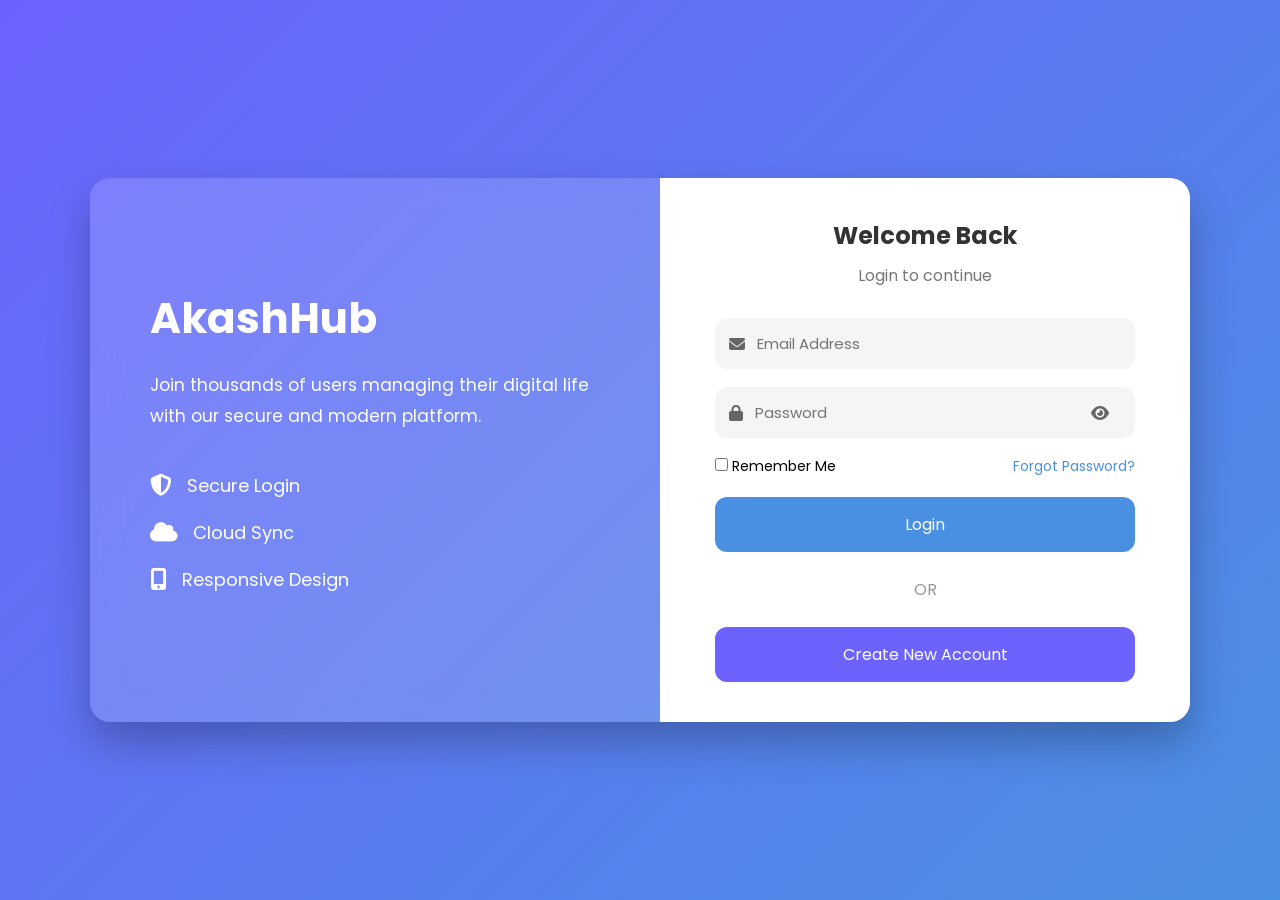
<file: mobile_Signup_Flow/index.html>
<!DOCTYPE html>
<html lang="en">
<head>
<meta charset="UTF-8">
<meta name="viewport" content="width=device-width, initial-scale=1.0">
<title>AkashHub - Welcome</title>

<link rel="stylesheet" href="style.css">

<link rel="preconnect" href="https://fonts.googleapis.com">
<link href="https://fonts.googleapis.com/css2?family=Poppins:wght@300;400;500;600;700&display=swap" rel="stylesheet">

<link rel="stylesheet"
href="https://cdnjs.cloudflare.com/ajax/libs/font-awesome/6.5.2/css/all.min.css">

</head>

<body>

<div class="container">

<div class="left">

<h1>AkashHub</h1>

<p>
Join thousands of users managing their digital life with
our secure and modern platform.
</p>

<div class="features">

<div class="feature">
<i class="fa-solid fa-shield-halved"></i>
<span>Secure Login</span>
</div>

<div class="feature">
<i class="fa-solid fa-cloud"></i>
<span>Cloud Sync</span>
</div>

<div class="feature">
<i class="fa-solid fa-mobile-screen-button"></i>
<span>Responsive Design</span>
</div>

</div>

</div>

<div class="right">

<div class="card">

<h2>Welcome Back</h2>

<p class="subtitle">
Login to continue
</p>

<form id="loginForm">

<div class="input-box">

<i class="fa-solid fa-envelope"></i>

<input
type="email"
id="email"
placeholder="Email Address"
required>

</div>

<div class="input-box">

<i class="fa-solid fa-lock"></i>

<input
type="password"
id="password"
placeholder="Password"
required>

<i class="fa-solid fa-eye togglePassword"></i>

</div>

<div class="row">

<label>

<input type="checkbox">

Remember Me

</label>

<a href="forgot.html">

Forgot Password?

</a>

</div>

<button type="submit">

Login

</button>

</form>

<div class="divider">

OR

</div>

<a href="signup.html" class="signup-btn">

Create New Account

</a>

</div>

</div>

</div>

<script src="script.js"></script>

</body>
</html>
</file>
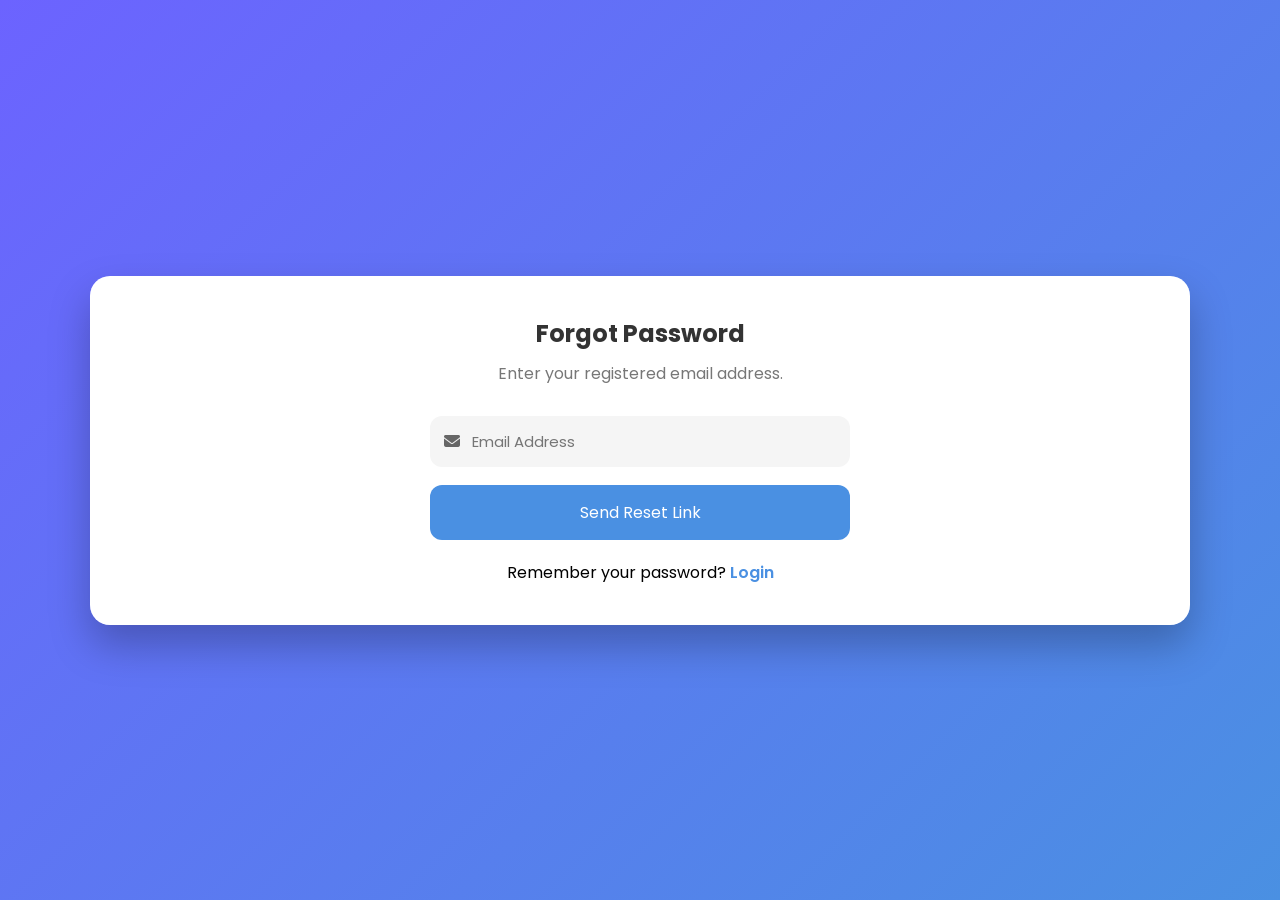
<file: mobile_Signup_Flow/forgot.html>
<!DOCTYPE html>
<html lang="en">
<head>

<meta charset="UTF-8">
<meta name="viewport" content="width=device-width, initial-scale=1.0">

<title>Forgot Password</title>

<link rel="stylesheet" href="style.css">

<link href="https://fonts.googleapis.com/css2?family=Poppins:wght@300;400;500;600&display=swap" rel="stylesheet">

<link rel="stylesheet"
href="https://cdnjs.cloudflare.com/ajax/libs/font-awesome/6.5.2/css/all.min.css">

</head>

<body>

<div class="container">

<div class="right full">

<div class="card">

<h2>Forgot Password</h2>

<p class="subtitle">

Enter your registered email address.

</p>

<form id="forgotForm">

<div class="input-box">

<i class="fa-solid fa-envelope"></i>

<input
type="email"
id="resetEmail"
placeholder="Email Address"
required>

</div>

<button type="submit">

Send Reset Link

</button>

<p class="bottom-text">

Remember your password?

<a href="index.html">

Login

</a>

</p>

</form>

</div>

</div>

</div>

<script src="script.js"></script>

</body>
</html>
</file>
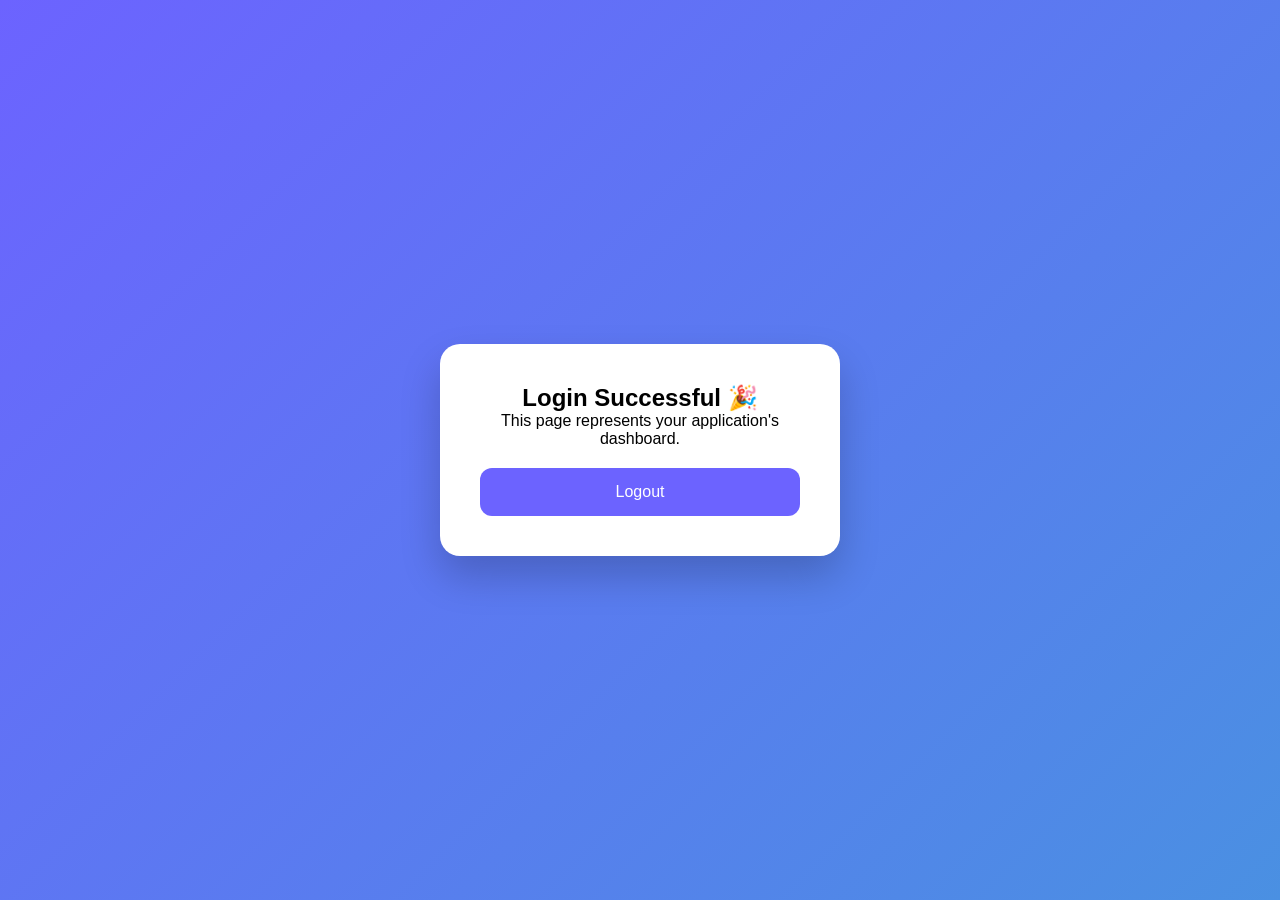
<file: mobile_Signup_Flow/login.html>
<!DOCTYPE html>
<html lang="en">
<head>

<meta charset="UTF-8">

<meta name="viewport"
content="width=device-width, initial-scale=1.0">

<title>Login</title>

<link rel="stylesheet" href="style.css">

<script defer src="script.js"></script>

</head>

<body>

<div class="center-card">

<h2>Login Successful 🎉</h2>

<p>

This page represents your application's dashboard.

</p>

<a href="index.html" class="home-btn">

Logout

</a>

</div>

</body>
</html>
</file>
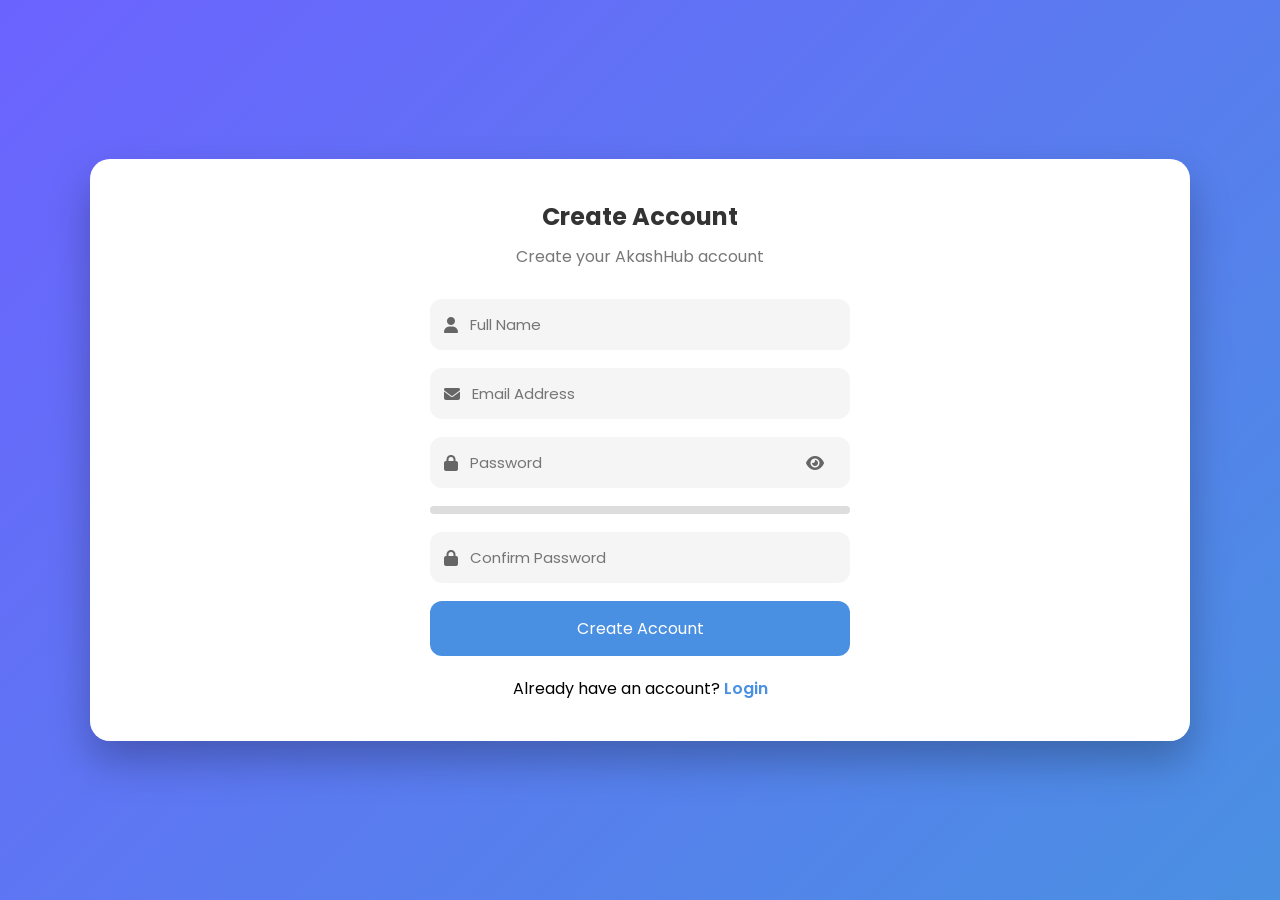
<file: mobile_Signup_Flow/signup.html>
<!DOCTYPE html>
<html lang="en">
<head>
<meta charset="UTF-8">
<meta name="viewport" content="width=device-width, initial-scale=1.0">
<title>Create Account</title>

<link rel="stylesheet" href="style.css">

<link href="https://fonts.googleapis.com/css2?family=Poppins:wght@300;400;500;600&display=swap" rel="stylesheet">

<link rel="stylesheet"
href="https://cdnjs.cloudflare.com/ajax/libs/font-awesome/6.5.2/css/all.min.css">
</head>

<body>

<div class="container">

<div class="right full">

<div class="card">

<h2>Create Account</h2>

<p class="subtitle">
Create your AkashHub account
</p>

<form id="signupForm">

<div class="input-box">
<i class="fa-solid fa-user"></i>
<input type="text"
id="name"
placeholder="Full Name"
required>
</div>

<div class="input-box">
<i class="fa-solid fa-envelope"></i>
<input type="email"
id="signupEmail"
placeholder="Email Address"
required>
</div>

<div class="input-box">
<i class="fa-solid fa-lock"></i>
<input
type="password"
id="signupPassword"
placeholder="Password"
required>

<i class="fa-solid fa-eye togglePassword"></i>

</div>

<div class="strength">
<div id="strengthBar"></div>
</div>

<div class="input-box">
<i class="fa-solid fa-lock"></i>
<input
type="password"
id="confirmPassword"
placeholder="Confirm Password"
required>
</div>

<button type="submit">

Create Account

</button>

<p class="bottom-text">

Already have an account?

<a href="index.html">

Login

</a>

</p>

</form>

</div>

</div>

</div>

<script src="script.js"></script>

</body>
</html>
</file>
<file: mobile_Signup_Flow/style.css>
/* Google Font */
*{
    margin:0;
    padding:0;
    box-sizing:border-box;
    font-family:'Poppins',sans-serif;
}

body{
    min-height:100vh;
    display:flex;
    justify-content:center;
    align-items:center;
    background:linear-gradient(135deg,#6C63FF,#4A90E2);
    padding:20px;
}

.container{
    width:100%;
    max-width:1100px;
    background:rgba(255,255,255,0.15);
    backdrop-filter:blur(15px);
    border-radius:20px;
    overflow:hidden;
    display:flex;
    box-shadow:0 20px 40px rgba(0,0,0,.25);
}

.left{
    flex:1;
    color:white;
    padding:60px;
    display:flex;
    flex-direction:column;
    justify-content:center;
}

.left h1{
    font-size:42px;
    margin-bottom:20px;
}

.left p{
    font-size:17px;
    line-height:1.8;
}

.features{
    margin-top:40px;
}

.feature{
    display:flex;
    align-items:center;
    margin-bottom:20px;
    font-size:18px;
}

.feature i{
    margin-right:15px;
    font-size:22px;
}

.right{
    flex:1;
    background:white;
    display:flex;
    justify-content:center;
    align-items:center;
    padding:40px;
}

.full{
    width:100%;
}

.card{
    width:100%;
    max-width:420px;
}

.card h2{
    text-align:center;
    color:#333;
    margin-bottom:10px;
}

.subtitle{
    text-align:center;
    color:#777;
    margin-bottom:30px;
}

.input-box{
    display:flex;
    align-items:center;
    background:#f5f5f5;
    margin-bottom:18px;
    border-radius:12px;
    padding:14px;
}

.input-box i{
    color:#666;
    margin-right:12px;
}

.input-box input{
    border:none;
    outline:none;
    background:none;
    flex:1;
    font-size:15px;
}

.togglePassword{
    cursor:pointer;
}

.row{
    display:flex;
    justify-content:space-between;
    align-items:center;
    margin-bottom:20px;
    font-size:14px;
}

.row a{
    text-decoration:none;
    color:#4A90E2;
}

button{
    width:100%;
    padding:15px;
    border:none;
    border-radius:12px;
    background:#4A90E2;
    color:white;
    font-size:16px;
    cursor:pointer;
    transition:.3s;
}

button:hover{
    background:#356dc0;
}

.signup-btn,
.home-btn{
    display:block;
    text-align:center;
    margin-top:20px;
    padding:15px;
    background:#6C63FF;
    color:white;
    text-decoration:none;
    border-radius:12px;
    transition:.3s;
}

.signup-btn:hover,
.home-btn:hover{
    background:#5147dd;
}

.divider{
    text-align:center;
    margin:25px 0;
    color:#999;
}

.bottom-text{
    margin-top:20px;
    text-align:center;
}

.bottom-text a{
    color:#4A90E2;
    text-decoration:none;
    font-weight:600;
}

.center-card{
    background:white;
    padding:40px;
    border-radius:20px;
    width:400px;
    text-align:center;
    box-shadow:0 20px 40px rgba(0,0,0,.2);
}

.strength{
    width:100%;
    height:8px;
    background:#ddd;
    border-radius:20px;
    overflow:hidden;
    margin-bottom:18px;
}

#strengthBar{
    width:0%;
    height:100%;
    background:red;
    transition:.4s;
}

@media(max-width:850px){

.container{
    flex-direction:column;
}

.left{
    text-align:center;
    padding:40px;
}

.feature{
    justify-content:center;
}

.right{
    padding:30px;
}

}
</file>
